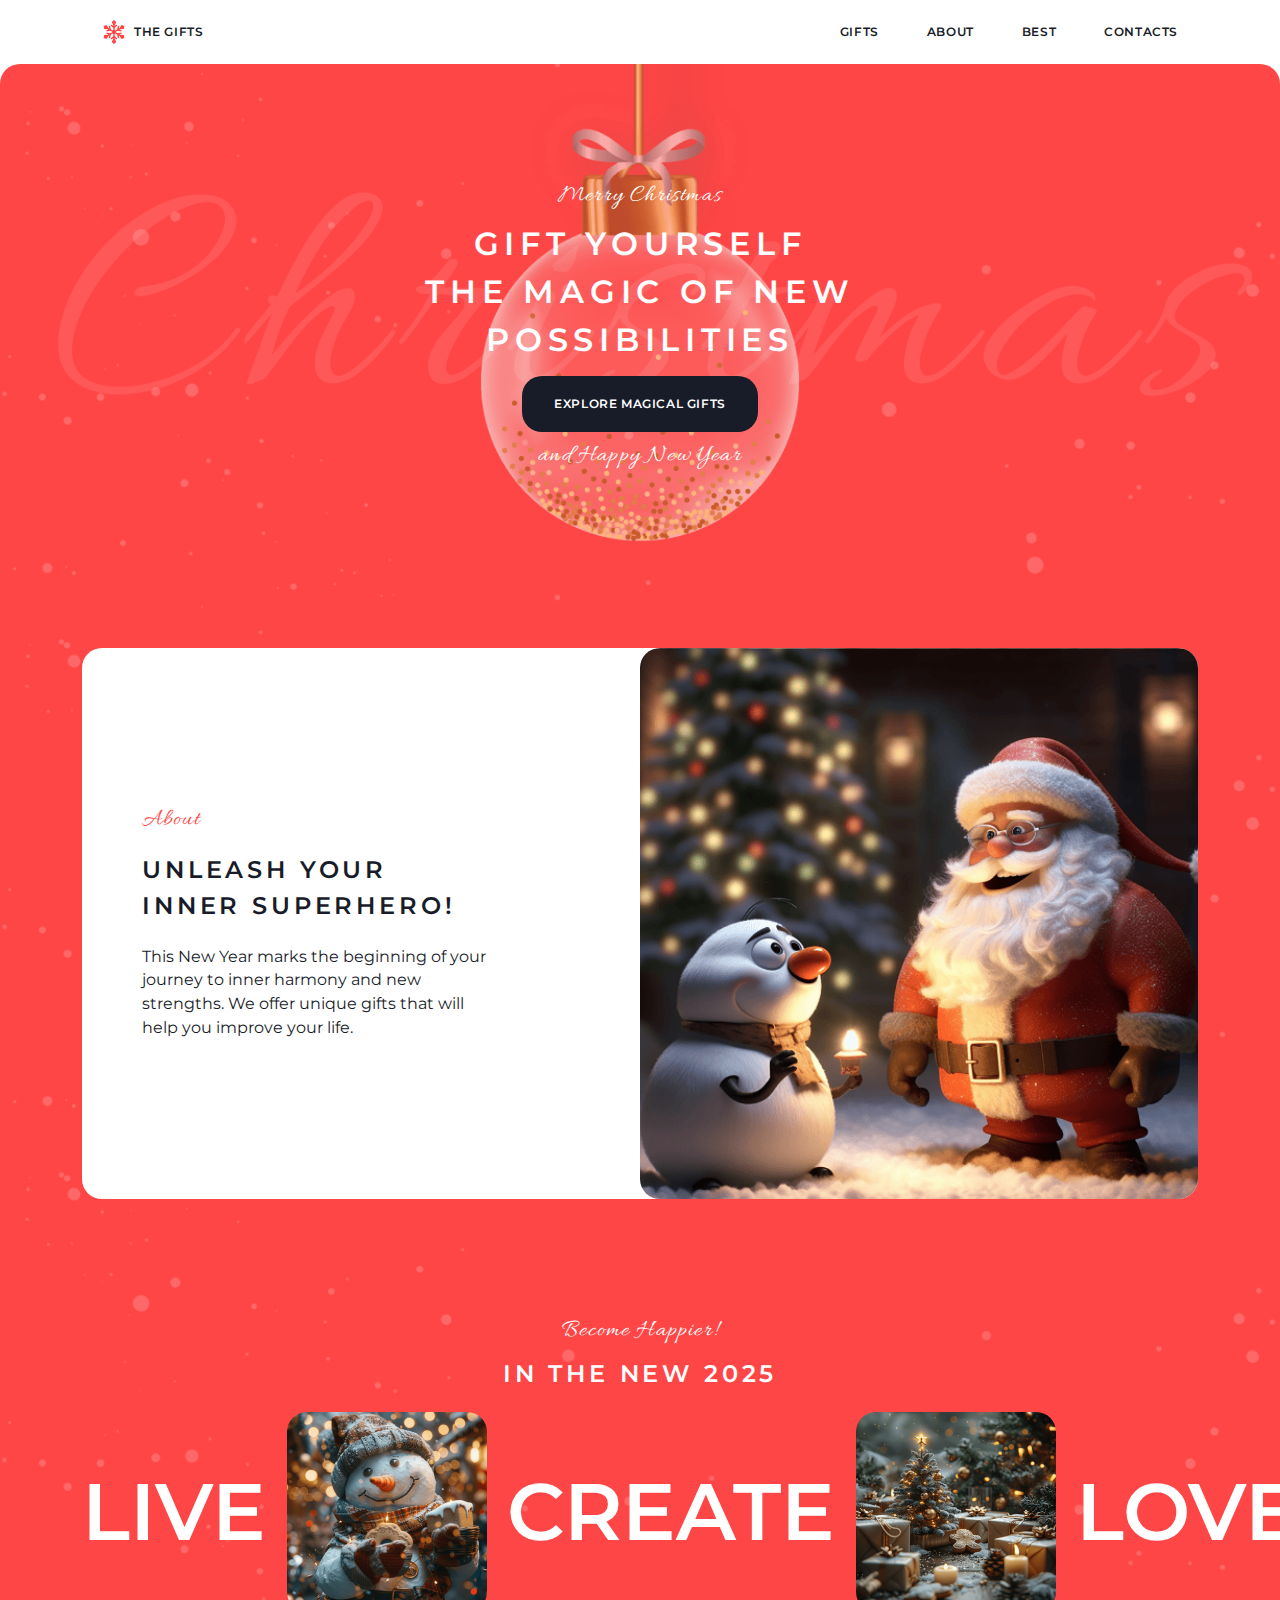
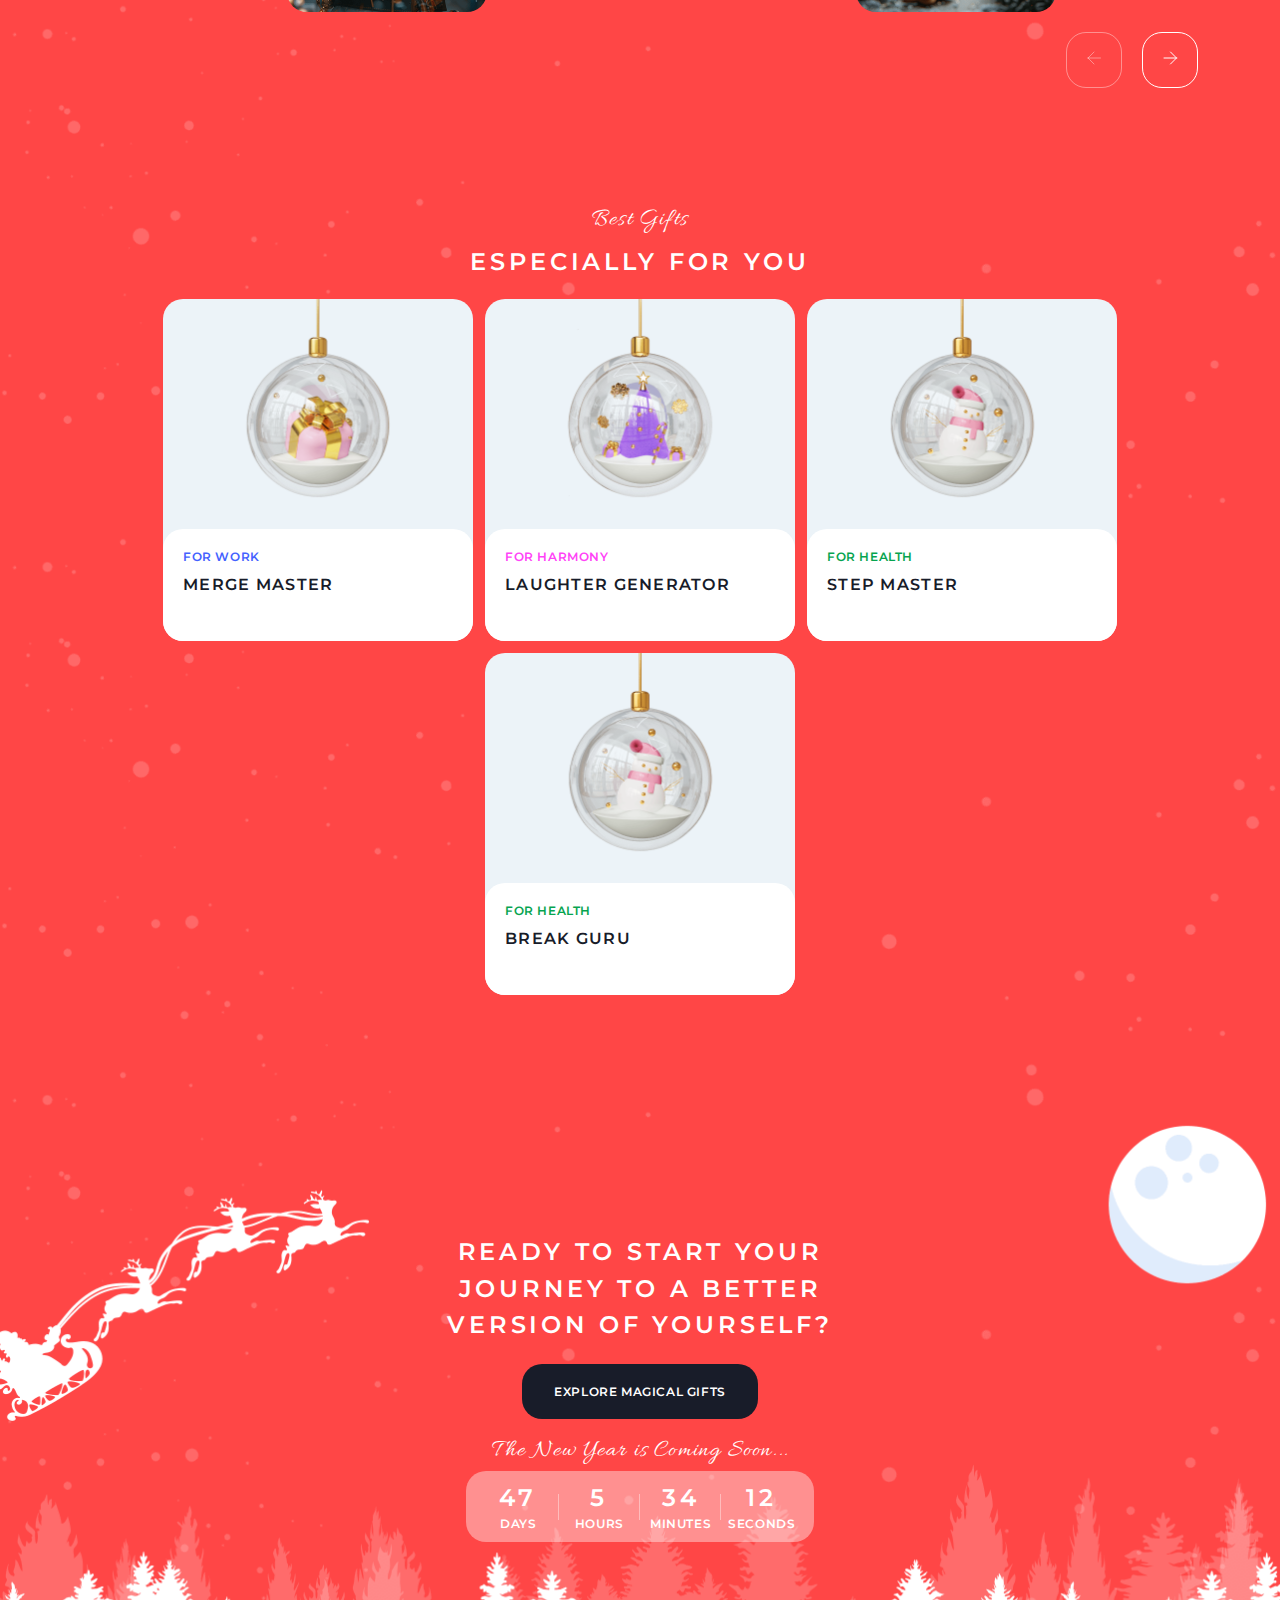
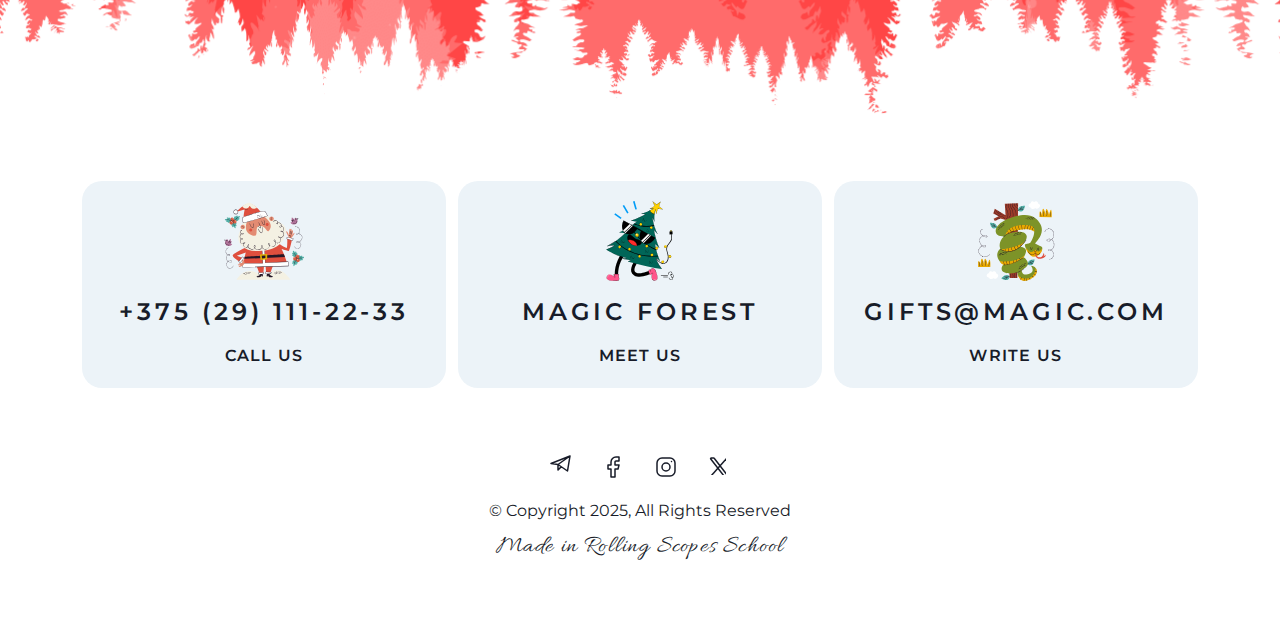
<file: christmas-shop/index.html>
<!DOCTYPE html>
<html lang="en">
  <head>
    <meta charset="UTF-8">
    <meta name="viewport" content="width=device-width, initial-scale=1.0">
    <title>Christmas Shop</title>
    <link rel="stylesheet" type="text/css" href="./style.css">
    <link rel="shortcut icon" href="./img/snowflake.svg" type="image/x-icon">
    <link
      href="https://fonts.googleapis.com/css2?family=Montserrat:wght@400;700&family=Allura&display=swap"
      rel="stylesheet"
   >
  </head>

  <body id="home-page">
    <h1 class="hidden-title">Christmas Shop</h1>
    <header class="header">
      <a href="./index.html" class="header__logo">
        <i class="header__logo-icon"></i>
        <span class="header__logo-text action-small">the gifts</span>
      </a>
      <div class="header__burger-menu">
        <div class="header__burger-lines">
          <span class="header__burger-item"></span>
          <span class="header__burger-item"></span>
        </div>
        <nav class="header__navigation">
          <ul class="navigation__list">
            <li class="navigation__item">
              <a href="./gifts/index.html" class="navigation__link action-small">gifts</a>
            </li>
            <li class="navigation__item">
              <a href="#about" class="navigation__link action-small">about</a>
            </li>
            <li class="navigation__item">
              <a href="#best-gifts" class="navigation__link action-small">best</a>
            </li>
            <li class="navigation__item">
              <a href="#footer" class="navigation__link action-small">contacts</a>
            </li>
          </ul>
        </nav>
      </div>
    </header>
    <main class="main">
      <section class="hero">
        <div class="hero__text-box">
          <p class="hero__italic-text caption">Merry&nbsp;Christmas</p>
          <h2 class="hero__text header-one">
            Gift yourself<br>the magic of new<br>possibilities
          </h2>
          <a href="./gifts/index.html" class="main__btn hero__btn action-small">
            Explore&nbsp;Magical&nbsp;Gifts
          </a>
          <p class="hero__italic-text caption">
            and&nbsp;Happy&nbsp;New&nbsp;Year
          </p>
        </div>
      </section>
      <section class="about" id="about">
        <div class="about__wrapper">
          <div class="about__container">
            <div class="about__text-box">
              <h2 class="about__header caption">About</h2>
              <p class="about__header-text header-two">
                Unleash your inner superhero!
              </p>
              <p class="about__paragraph paragraph">
                This New Year marks the beginning of your journey to inner
                harmony and new strengths. We offer unique gifts that will help
                you improve your life.
              </p>
            </div>
          </div>
          <div class="about__container"></div>
        </div>
      </section>
      <section class="slider">
        <h2 class="slider__header caption">Become Happier!</h2>
        <p class="slider__text action-large">in the new 2025</p>
        <ul class="slider__wrapper">
          <li class="slider__item">
            <h3 class="slider__caption slider-text">live</h3>
            <img
              src="./img/snowman.png"
              alt="Image symbolizing live"
              class="slider__image"
           >
          </li>
          <li class="slider__item">
            <h3 class="slider__caption slider-text">create</h3>
            <img
              src="./img/christmas-trees.png"
              alt="Image symbolizing create"
              class="slider__image"
           >
          </li>
          <li class="slider__item">
            <h3 class="slider__caption slider-text">love</h3>
            <img
              src="./img/christmas-tree-ball.png"
              alt="Image symbolizing love"
              class="slider__image"
           >
          </li>
          <li class="slider__item">
            <h3 class="slider__caption slider-text">dream</h3>
            <img
              src="./img/fairytale-house.png"
              alt="Image symbolizing dream"
              class="slider__image"
           >
          </li>
        </ul>
        <div class="slider__btn-wrapper">
          <button class="slider__btn left-button">
            <svg
              width="14"
              height="14"
              viewBox="0 0 14 14"
              fill="none"
              xmlns="http://www.w3.org/2000/svg"
            >
              <path
                d="M13.5 7H1M1 7L7 1M1 7L7 13"
                stroke="white"
                stroke-linecap="round"
                stroke-linejoin="round"
             ></path>
            </svg>
          </button>
          <button class="slider__btn right-button">
            <svg
              width="24"
              height="24"
              viewBox="0 0 24 24"
              fill="none"
              xmlns="http://www.w3.org/2000/svg"
            >
              <path
                d="M6 12H18.5M18.5 12L12.5 6M18.5 12L12.5 18"
                stroke="white"
                stroke-linecap="round"
                stroke-linejoin="round"
             ></path>
            </svg>
          </button>
        </div>
      </section>
      <section class="best-gifts" id="best-gifts">
        <div class="best-gifts__text-box">
          <h2 class="best-gifts__header caption">Best Gifts</h2>
          <p class="best-gifts__text header-two">especially for you</p>
        </div>
        <ul class="best-gifts__list"></ul>
      </section>
      <section class="cta">
        <div class="cta__box">
          <p class="cta__paragraph header-two">
            Ready to start your journey to a better version of yourself?
          </p>
          <a href="./gifts/index.html" class="main__btn cta__btn action-small">
            Explore Magical Gifts
          </a>
          <h2 class="cta__header-text caption">
            The New Year is Coming Soon...
          </h2>
          <ul class="timer__box">
            <li class="timer__item header-four">
              <span class="timer__item-text header-two" id="days">47</span><span class="timer__item-text time-signature">days</span>
            </li>
            <li class="timer__item header-four">
              <span class="timer__item-text header-two" id="hours">5</span><span class="timer__item-text time-signature">hours</span>
            </li>
            <li class="timer__item header-four">
              <span class="timer__item-text header-two" id="minutes">34</span><span class="timer__item-text time-signature">minutes</span>
            </li>
            <li class="timer__item header-four">
              <span class="timer__item-text header-two" id="seconds">12</span><span class="timer__item-text time-signature">seconds</span>
            </li>
          </ul>
        </div>
      </section>
    </main>
    <footer class="footer" id="footer">
      <div class="footer__box">
        <ul class="footer__list">
          <li class="footer__item">
            <a href="tel:+375291112233" class="footer__contact">
              <i class="footer__icon phone"></i>
              <p class="action-large">
                <span class="nowrap">+375 (29) 111-22-33</span>
              </p>
              <p class="footer__text header-three">Call Us</p>
            </a>
          </li>
          <li class="footer__item">
            <a
              href="https://maps.app.goo.gl/ywHoP9vJxF8Sf8m39"
              class="footer__contact action-large"
              target="_blank"
            >
              <i class="footer__icon map"></i>
              <p class="action-large">Magic forest</p>
              <p class="footer__text header-three">meet us</p>
            </a>
          </li>
          <li class="footer__item">
            <a
              href="mailto:gifts@magic.com"
              class="footer__contact action-large"
            >
              <i class="footer__icon mail"></i>
              <p class="action-large">
                <span class="nowrap">gifts@magic.com</span>
              </p>
              <p class="footer__text header-three">write us</p>
            </a>
          </li>
        </ul>
      </div>
      <div class="footer__box">
        <ul class="footer__icon-list">
          <li class="footer__icon-item">
            <a href="https://telegram.org/" target="_blank" class="footer__icon-link">
              <svg class="footer__icon-social">
                <use href="./img/icons.svg#icon-tg"></use>
              </svg>
            </a>
          </li>
          <li class="footer__icon-item">
            <a href="https://www.facebook.com/" target="_blank" class="footer__icon-link">
              <svg class="footer__icon-social">
                <use href="./img/icons.svg#icon-fb"></use>
              </svg>
            </a>
          </li>
          <li class="footer__icon-item">
            <a href="https://www.instagram.com/" target="_blank" class="footer__icon-link">
              <svg class="footer__icon-social">
                <use href="./img/icons.svg#icon-ig"></use>
              </svg>
            </a>
          </li>
          <li class="footer__icon-item">
            <a href="https://x.com/" target="_blank" class="footer__icon-link">
              <svg class="footer__icon-social">
                <use href="./img/icons.svg#icon-x"></use>
              </svg>
            </a>
          </li>
        </ul>
        <p class="footer__text paragraph">
          &copy; Copyright 2025, All Rights Reserved
        </p>
        <a href="https://rs.school/" target="_blank" class="footer__school-link caption">
            Made in Rolling Scopes School
        </a>
      </div>
    </footer>

    <script src="./script.js"></script>
  </body>
</html>
</file>
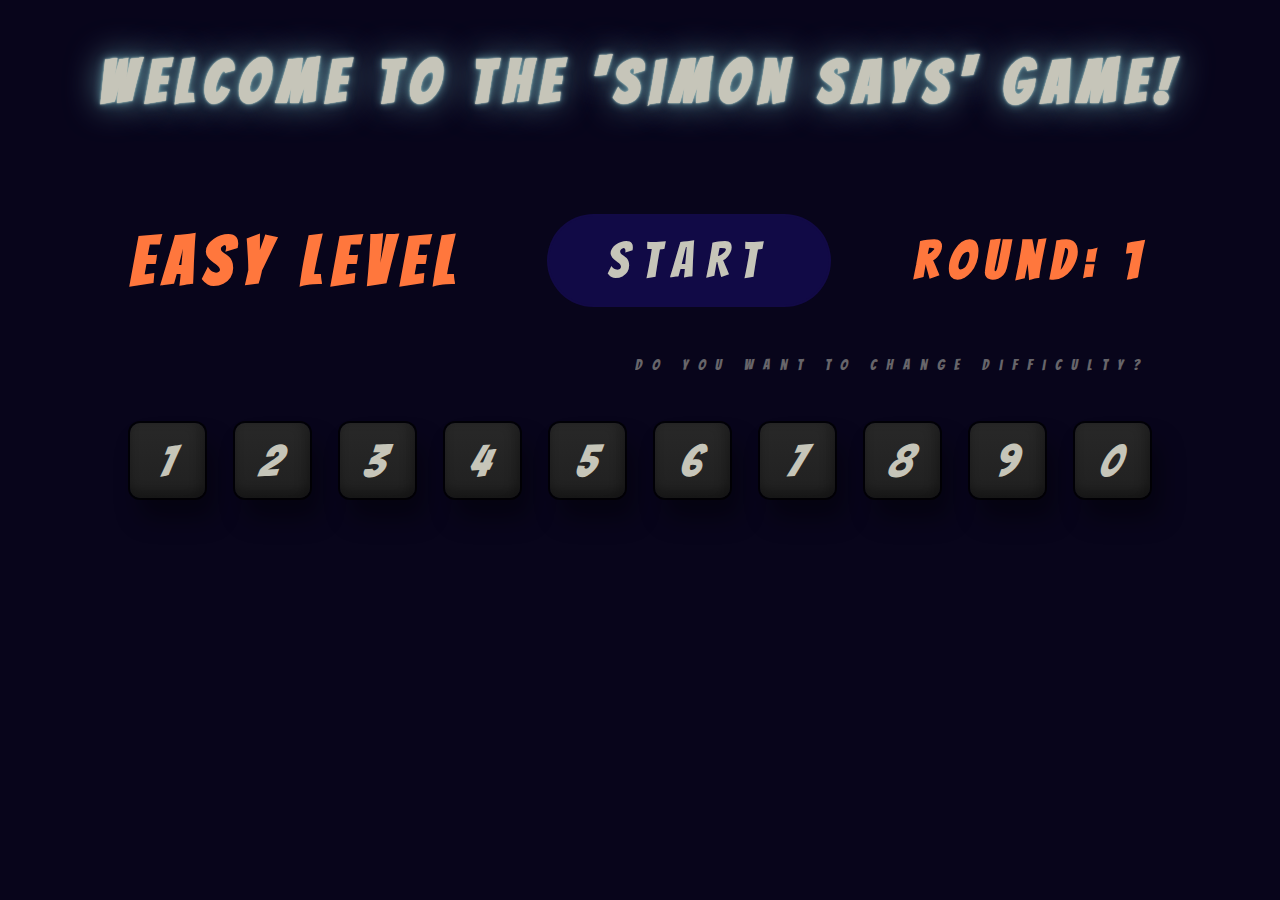
<file: simon-says/index.html>
<!DOCTYPE html>
<html lang="en">
<head>
  <meta charset="UTF-8">
  <meta name="viewport" content="width=device-width, initial-scale=1.0">
  <title>Simon says game</title>
  <link rel="stylesheet" type="text/css" href="./style.css">
</head>
<body>
  
  <h1 class="title">Welcome to&nbsp;the 'Simon&nbsp;says' game!</h1>
  <!-- <div class="display-none" style="display: none;">
    <form id="game-settings" class="settings">
      <fieldset class="settings__difficulty">
        <legend class="settings__difficulty-title">Choose difficulty level:</legend>
        <label class="settings__difficulty-item">
          <input type="radio" name="difficulty" value="easy" class="settings__difficulty-input" checked>
          <span>Easy</span>
        </label>
        <label class="settings__difficulty-item">
          <input type="radio" name="difficulty" value="medium" class="settings__difficulty-input">
          <span>Medium</span>
        </label>
        <label class="settings__difficulty-item">
          <input type="radio" name="difficulty" value="hard" class="settings__difficulty-input">
          <span>Hard</span>
        </label>
      </fieldset>
      <button class="btn" type="submit">
        <span class="btn__text">Start</span>
      </button>
    </form>
  </div> -->
  <div class="game-box">
    <div class="game-box__info">
      <h2 class="game-box__title easy-lvl">Easy level</h2>
      <button class="btn game-box__start" type="submit">
        <span class="btn__text">Start</span>
      </button>
      <h3 class="game-box__round">Round: 1</h3>
    </div>
    
    <p class="game-box__changes">Do you want to change difficulty?</p>
    <div class="easy-lvl__keyboard">
      <span class="keyboard"><i>1</i></span>
      <span class="keyboard"><i>2</i></span>
      <span class="keyboard"><i>3</i></span>
      <span class="keyboard"><i>4</i></span>
      <span class="keyboard"><i>5</i></span>
      <span class="keyboard"><i>6</i></span>
      <span class="keyboard"><i>7</i></span>
      <span class="keyboard"><i>8</i></span>
      <span class="keyboard"><i>9</i></span>
      <span class="keyboard"><i>0</i></span>
    </div>
    <!-- <div class="medium-lvl__keyboard">
      <div class="medium-lvl__keyboard-row">
        <span class="keyboard"><i>q</i></span>
        <span class="keyboard"><i>w</i></span>
        <span class="keyboard"><i>e</i></span>
        <span class="keyboard"><i>r</i></span>
        <span class="keyboard"><i>t</i></span>
        <span class="keyboard"><i>y</i></span>
        <span class="keyboard"><i>u</i></span>
        <span class="keyboard"><i>i</i></span>
        <span class="keyboard"><i>o</i></span>
        <span class="keyboard"><i>p</i></span>
      </div>
      <div class="medium-lvl__keyboard-row">
        <span class="keyboard"><i>a</i></span>
        <span class="keyboard"><i>s</i></span>
        <span class="keyboard"><i>d</i></span>
        <span class="keyboard"><i>f</i></span>
        <span class="keyboard"><i>g</i></span>
        <span class="keyboard"><i>h</i></span>
        <span class="keyboard"><i>j</i></span>
        <span class="keyboard"><i>k</i></span>
        <span class="keyboard"><i>l</i></span>
      </div>
      <div class="medium-lvl__keyboard-row">
        <span class="keyboard"><i>z</i></span>
        <span class="keyboard"><i>x</i></span>
        <span class="keyboard"><i>c</i></span>
        <span class="keyboard"><i>v</i></span>
        <span class="keyboard"><i>b</i></span>
        <span class="keyboard"><i>n</i></span>
        <span class="keyboard"><i>m</i></span>
      </div>
    </div> -->
  </div>
  
  <script src="./script.js"></script>
</body>
</html>
</file>
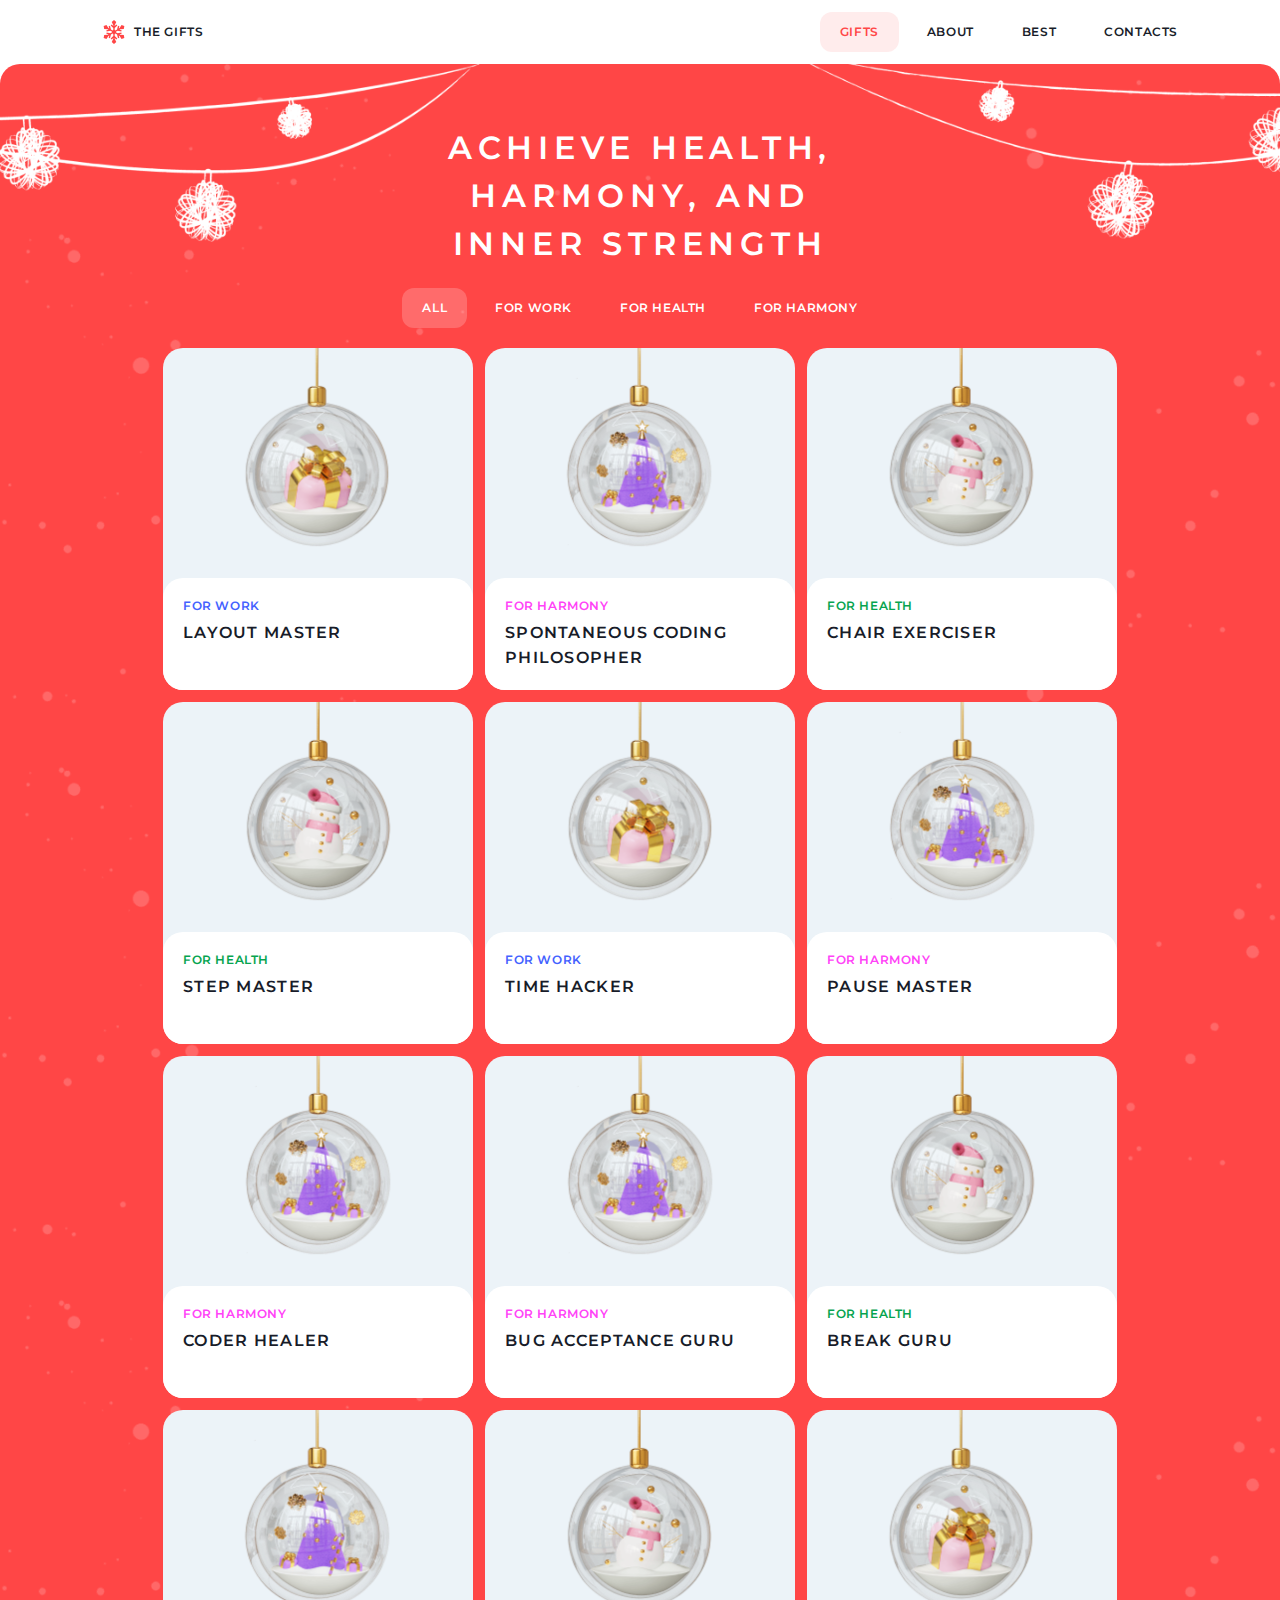
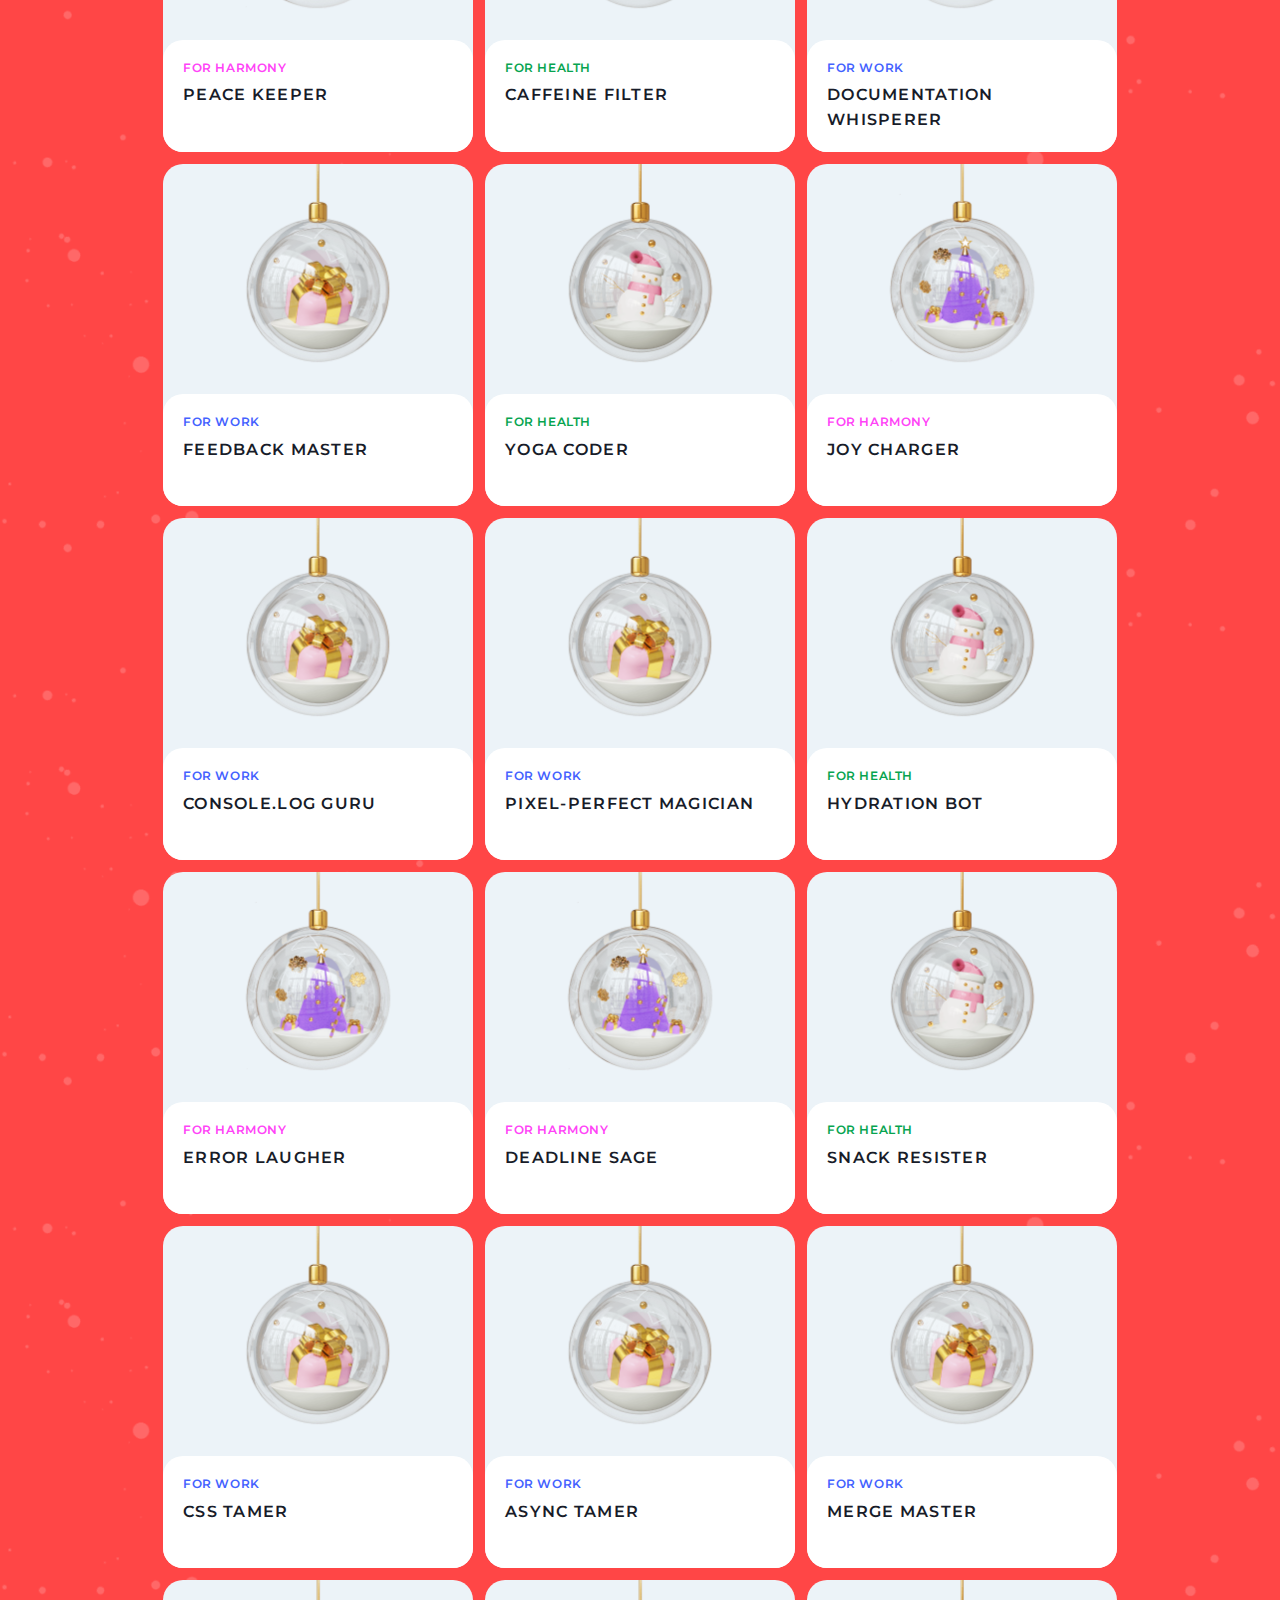
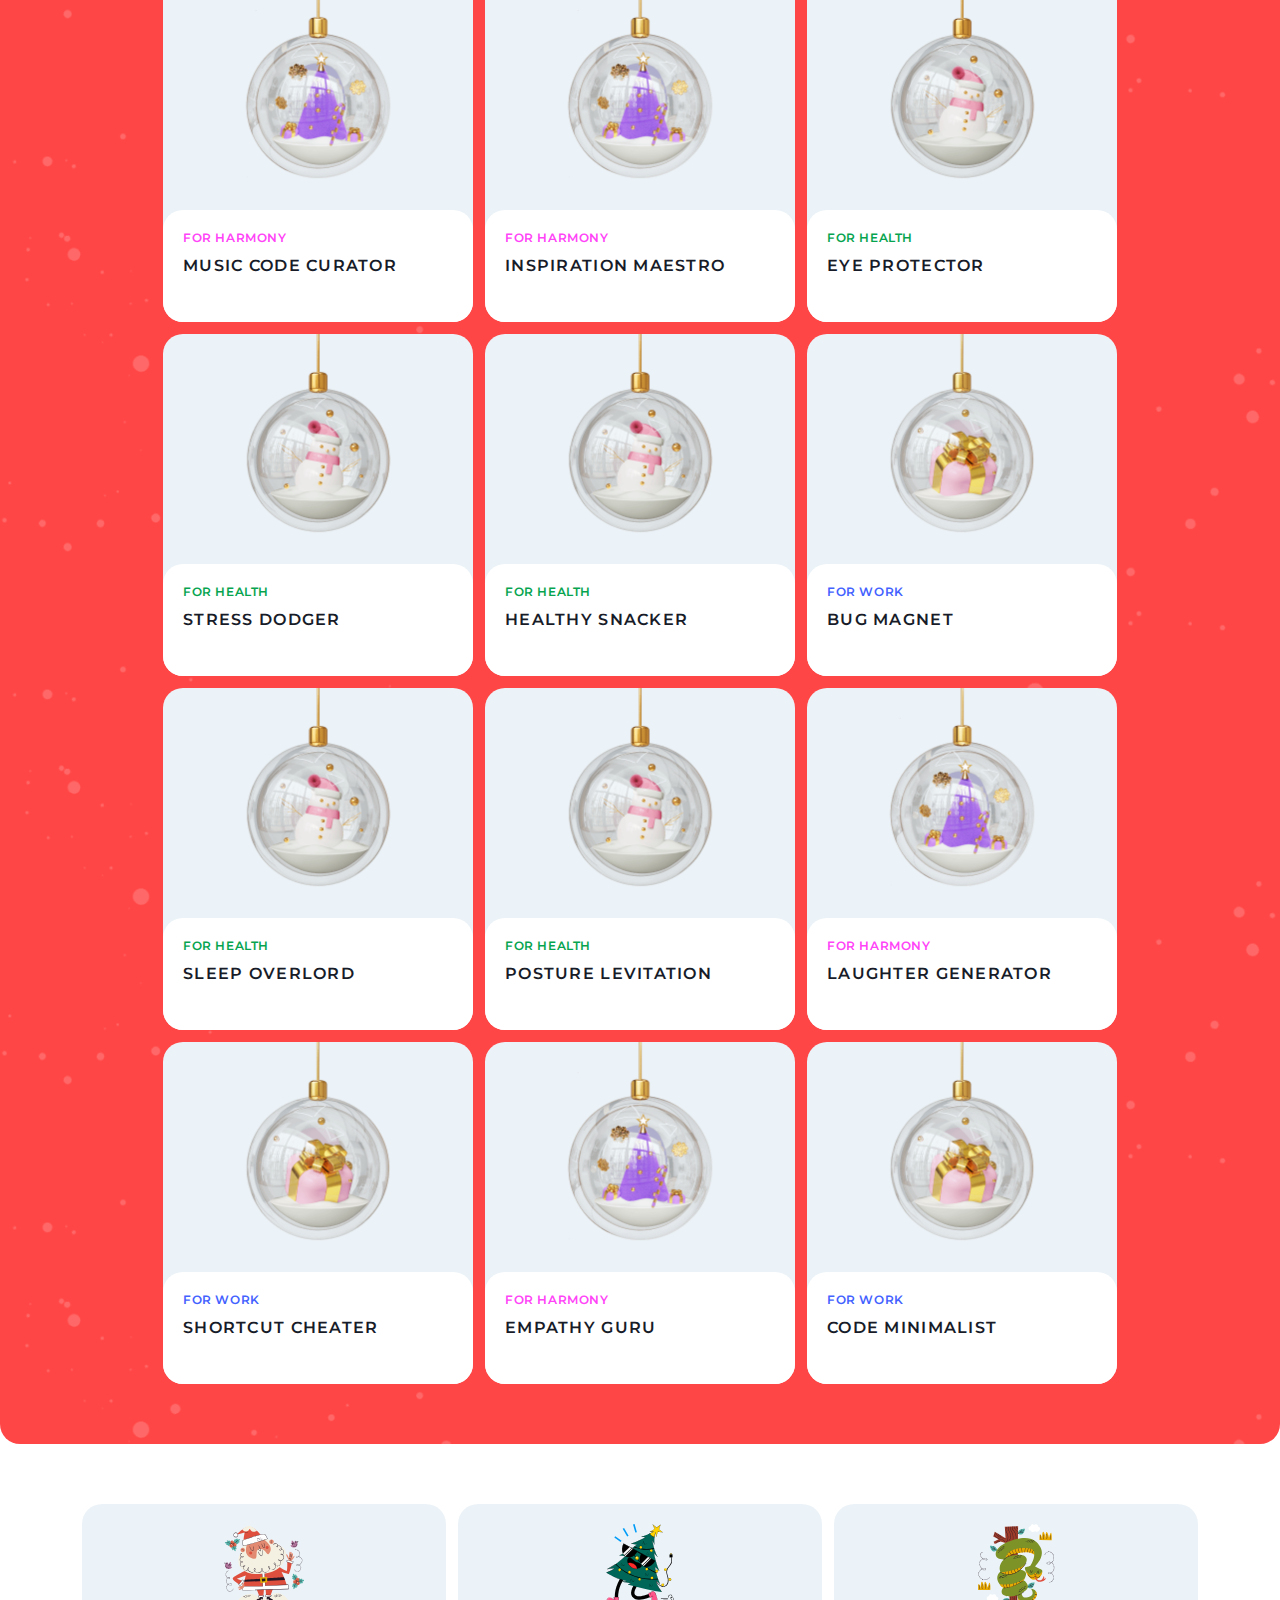
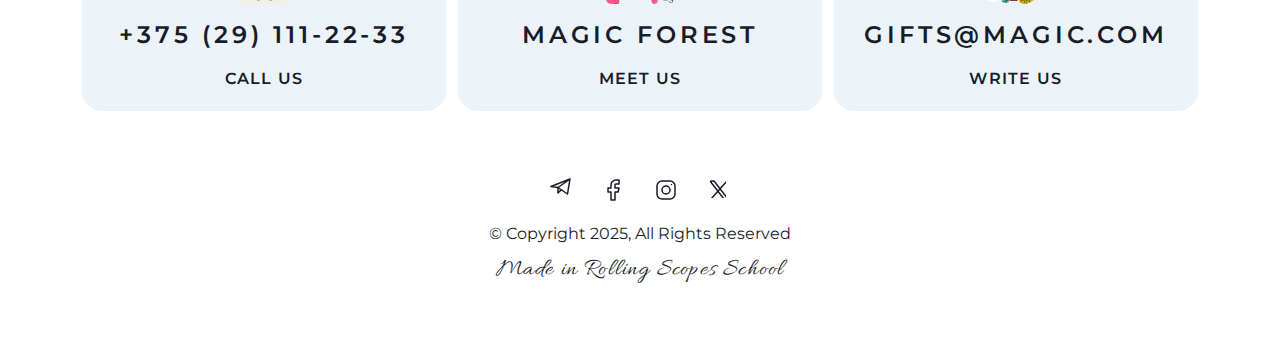
<file: christmas-shop/gifts/index.html>
<!DOCTYPE html>
<html lang="en">
<head>
    <meta charset="UTF-8">
    <meta name="viewport" content="width=device-width, initial-scale=1.0">
    <title>CS | Gifts</title>
    <link rel="stylesheet" type="text/css" href="../style.css">
    <link rel="shortcut icon" href="../img/snowflake.svg" type="image/x-icon">
</head>

  <body id="gifts-page">
    <h1 class="hidden-title">Christmas Shop</h1>
    <header class="header">
      <a href="../index.html" class="header__logo">
        <i class="header__logo-icon"></i>
        <span class="header__logo-text action-small">the gifts</span>
      </a>
      <div class="header__burger-menu">
        <div class="header__burger-lines">
          <span class="header__burger-item"></span>
          <span class="header__burger-item"></span>
        </div>
        <nav class="header__navigation">
          <ul class="navigation__list">
            <li class="navigation__item navigation__item--active">
              <a href="#" class="navigation__link action-small">gifts</a>
            </li>
            <li class="navigation__item">
              <a href="../index.html#about" class="navigation__link action-small">about</a>
            </li>
            <li class="navigation__item">
              <a href="../index.html#best-gifts" class="navigation__link action-small">best</a>
            </li>
            <li class="navigation__item">
              <a href="#footer" class="navigation__link action-small">contacts</a>
            </li>
          </ul>
        </nav>
      </div>
    </header>
    <main class="main gifts__main">
        <h2 class="gifts__title header-one">Achieve health, harmony, and inner strength</h2>
        <fieldset class="gift__categories-list">
          <legend class="hidden-title">Filter gifts by category</legend>
          <label class="gift__categories-item action-small">
            <input class="gift__categories-input" type="radio" name="category" value="all" checked>
            <span>all</span>
          </label>
          <label class="gift__categories-item action-small">
            <input class="gift__categories-input" type="radio" name="category" value="for-work">
            <span>for&nbsp;work</span>
          </label>
          <label class="gift__categories-item action-small">
            <input class="gift__categories-input" type="radio" name="category" value="for-health">
            <span>for&nbsp;health</span>
          </label>
          <label class="gift__categories-item action-small">
            <input class="gift__categories-input" type="radio" name="category" value="for-harmony">
            <span>for&nbsp;harmony</span>
          </label>
        </fieldset>
      <div class="best-gifts gifts__section">
        <ul class="best-gifts__list"></ul>
      </div>
    </main>
    <footer class="footer" id="footer">
      <div class="footer__box">
        <ul class="footer__list">
          <li class="footer__item">
            <a href="tel:+375291112233" class="footer__contact">
              <i class="footer__icon phone"></i>
              <p class="action-large">
                <span class="nowrap">+375 (29) 111-22-33</span>
              </p>
              <p class="footer__text header-three">Call Us</p>
            </a>
          </li>
          <li class="footer__item">
            <a
              href="https://maps.app.goo.gl/ywHoP9vJxF8Sf8m39"
              class="footer__contact action-large"
              target="_blank"
            >
              <i class="footer__icon map"></i>
              <p class="action-large">Magic forest</p>
              <p class="footer__text header-three">meet us</p>
            </a>
          </li>
          <li class="footer__item">
            <a
              href="mailto:gifts@magic.com"
              class="footer__contact action-large"
            >
              <i class="footer__icon mail"></i>
              <p class="action-large">
                <span class="nowrap">gifts@magic.com</span>
              </p>
              <p class="footer__text header-three">write us</p>
            </a>
          </li>
        </ul>
      </div>
      <div class="footer__box">
        <ul class="footer__icon-list">
          <li class="footer__icon-item">
            <a href="https://telegram.org/" target="_blank" class="footer__icon-link">
              <svg class="footer__icon-social">
                <use href="../img/icons.svg#icon-tg"></use>
              </svg>
            </a>
          </li>
          <li class="footer__icon-item">
            <a href="https://www.facebook.com/" target="_blank" class="footer__icon-link">
              <svg class="footer__icon-social">
                <use href="../img/icons.svg#icon-fb"></use>
              </svg>
            </a>
          </li>
          <li class="footer__icon-item">
            <a href="https://www.instagram.com/" target="_blank" class="footer__icon-link">
              <svg class="footer__icon-social">
                <use href="../img/icons.svg#icon-ig"></use>
              </svg>
            </a>
          </li>
          <li class="footer__icon-item">
            <a href="https://x.com/" target="_blank" class="footer__icon-link">
              <svg class="footer__icon-social">
                <use href="../img/icons.svg#icon-x"></use>
              </svg>
            </a>
          </li>
        </ul>
        <p class="footer__text paragraph">
          &copy; Copyright 2025, All Rights Reserved
        </p>
        <a href="https://rs.school/" target="_blank" class="footer__school-link caption">
            Made in Rolling Scopes School
        </a>
      </div>
    </footer>
    <button class="scroll-to-top" aria-label="Scroll to top">
      <svg width="56" height="56" viewBox="0 0 56 56" fill="none" xmlns="http://www.w3.org/2000/svg">
        <rect x="0.5" y="0.5" width="55" height="55" rx="27.5" fill="white"/>
        <rect x="0.5" y="0.5" width="55" height="55" rx="27.5" stroke="#FF4646"/>
        <path d="M28 21V35" stroke="#FF4646" stroke-linecap="round" stroke-linejoin="round"/>
        <path d="M34 27L28 21" stroke="#FF4646" stroke-linecap="round" stroke-linejoin="round"/>
        <path d="M22 27L28 21" stroke="#FF4646" stroke-linecap="round" stroke-linejoin="round"/>
      </svg>
    </button>

    <script src="../script.js"></script>
  </body>
</html>
</file>
<file: christmas-shop/style.css>
@import url("https://fonts.googleapis.com/css2?family=Montserrat:wght@400;600&family=Allura&display=swap");

:root {
  font-size: 10px;
  --primary-color: #ff4646;
  --primary-10-color: rgba(255, 70, 70, 0.1);
  --dark-color: #181c29;
  --static-white-color: #ffffff;
  --static-white-40-color: rgba(255, 255, 255, 0.4);
  --static-white-20-color: rgba(255, 255, 255, 0.2);
  --tag-purple-color: #4361ff;
  --tag-pink-color: #ff43f7;
  --tag-green-color: #06a44f;
  --content-bg-color: #ecf3f8;
  --overlay-color: rgba(24, 28, 41, 0.8);
  --font-family: "Montserrat", sans-serif;
  --second-family: "Allura", sans-serif;
  --font-size-big: 3.2rem;
  --font-size-large: 2.4rem;
  --font-size-medium: 1.6rem;
  --font-size-small: 1.2rem;
  --font-size-slider: 8rem;
}

* {
  margin: 0;
  padding: 0;
  box-sizing: border-box;
}
html {
  scroll-behavior: smooth;
}
body {
  display: flex;
  flex-direction: column;
  align-items: center;
  background-color: var(--static-white-color);
}
body.no-scroll {
  overflow: hidden;
}
::-webkit-scrollbar {
  width: 17px;
}
::-webkit-scrollbar-track {
  background: var(--content-bg-color);
  border-radius: 9px;
}
::-webkit-scrollbar-thumb {
  background: var(--primary-10-color);
  border-radius: 9px;
}
::-webkit-scrollbar-thumb:hover {
  background: var(--primary-color);
}
ul {
  list-style-type: none;
  display: flex;
}
a {
  text-decoration: none;
  color: inherit;
}

.header-one {
  font-family: var(--font-family);
  font-size: var(--font-size-big);
  font-weight: 600;
  line-height: 150%;
  letter-spacing: 0.18em;
  text-transform: uppercase;
}
.header-two {
  font-family: var(--font-family);
  font-size: var(--font-size-large);
  font-weight: 600;
  line-height: 152%;
  letter-spacing: 0.16em;
  text-transform: uppercase;
}
.header-three {
  font-family: var(--font-family);
  font-size: var(--font-size-medium);
  font-weight: 600;
  line-height: 152%;
  letter-spacing: 0.08em;
  text-transform: uppercase;
}
.header-four {
  font-family: var(--font-family);
  font-size: var(--font-size-small);
  font-weight: 600;
  line-height: 130%;
  letter-spacing: 0.05em;
  text-transform: uppercase;
}
.paragraph {
  font-family: var(--font-family);
  font-size: var(--font-size-medium);
  font-weight: 400;
  line-height: 148%;
}
.action-large {
  font-family: var(--font-family);
  font-size: var(--font-size-large);
  font-weight: 600;
  line-height: 152%;
  letter-spacing: 0.16em;
  text-transform: uppercase;
}
.action-small {
  font-family: var(--font-family);
  font-size: var(--font-size-small);
  font-weight: 600;
  line-height: 130%;
  letter-spacing: 0.05em;
  text-transform: uppercase;
}
.caption {
  font-family: var(--second-family);
  font-size: var(--font-size-large);
  font-weight: 400;
  line-height: 100%;
  letter-spacing: 0.05em;
}
.slider-text {
  font-family: var(--font-family);
  font-size: var(--font-size-slider);
  font-weight: 600;
  text-transform: uppercase;
}
.nowrap {
    white-space: nowrap;
}
.hidden-title {
  position: absolute;
  width: 1px;
  height: 1px;
  margin: -1px;
  padding: 0;
  overflow: hidden;
  clip-path: inset(50%);
  border: 0;
  white-space: nowrap;
}

/* ---> H E A D E R <---  */
.header {
  width: 100%;
  max-width: 1440px;
  padding: 12px 82px;
  display: flex;
  justify-content: space-between;
  color: var(--dark-color);
}
.header__logo {
  padding: 8px 20px;
  display: flex;
  align-items: center;
  gap: 8px;
}
.header__logo-icon {
  display: inline-block;
  width: 24px;
  height: 24px;
  background-image: url(./img/snowflake.svg);
}
.navigation__list {
  display: flex;
  align-items: center;
  gap: 8px;
}
.navigation__item {
  border-radius: 12px;
  transition: background-color 0.3s ease-in-out, color 0.3s ease-in-out;
}
.navigation__item--active {
  background-color: var(--primary-10-color);
  color: var(--primary-color);
  cursor: default;
}
.navigation__link {
  display: inline-block;
  padding: 12px 20px;
}

/* -> HEADER - MEDIA-QUERYS <-  */
@media (hover: hover) {
  .navigation__item:hover {
  background-color: var(--primary-10-color);
  color: var(--primary-color);
  cursor: pointer;
  }
  .navigation__item--active:hover .navigation__link {
    cursor: default;
  }
}
@media (max-width: 768px) {
  .header {
    max-width: 768px;
    padding: 12px 8px;
  }
}
@media (hover: none) and (pointer: coarse) {
  .header__logo {
    cursor: default;
  }
}

/* ---> B U R G E R - M E N U <---  */
@media (max-width: 768px) {
  .header__navigation {
    display: flex;
    position: fixed;
    top: 64px;
    padding-bottom: 64px;
    right: 0;
    width: 100%;
    height: 100%;
    background-color: var(--static-white-color);
    z-index: 10;
    justify-content: center;
    align-items: center;
    flex-direction: column;
    overflow-y: auto;
    transform: translateX(100%);
    transition: transform 0.4s ease;
    overflow-y: auto;
  }
  .header__burger-menu.open .header__navigation {
    transform: translateX(0);
  }
  .header__burger-menu {
    display: flex;
    justify-content: center;
    align-items: center;
    width: 40px;
    height: 40px;
  }
  .header__burger-lines {
    display: flex;
    flex-direction: column;
    gap: 6px;
    cursor: pointer;
    padding: 15px 10px;
  }
  .header__burger-item {
    width: 20px;
    height: 2px;
    border-radius: 2px;
    background-color: var(--dark-color);
    transition: all 0.3s ease-in-out;
  }

  .header__burger-menu.open .header__burger-item:first-child {
    transform: rotate(45deg) translate(5px, 5px);
  }

  .header__burger-menu.open .header__burger-item:last-child {
    transform: rotate(-45deg);
  }
  
  .header__burger-menu.open .header__navigation .navigation__list {
    flex-direction: column;
    gap: 8px;
    justify-content: center;
    align-items: center;
  }
}
@media (hover: none) and (pointer: coarse) {
  .header__burger-lines {
    cursor: default;
  }
}

/* ---> M A I N <---  */
.main {
  background-color: var(--primary-color);
  background-image: url("./img/bg-snow.png");
  background-position: center;
  background-size: contain;
  border-radius: 20px;
  max-width: 1440px;
  width: 100%;
}
.gifts__main {
    display: flex;
    flex-direction: column;
    align-items: center;
    gap: 20px;
    padding: 60px 82px;
    background-image: url('./img/bg-garland.png'), url("./img/bg-snow.png");
    background-repeat: no-repeat, repeat;
    background-position: top center, center;
    background-size: 100% auto, contain;
    color: var(--static-white-color);
}
.main__btn {
  padding: 20px 32px;
  border: none;
  border-radius: 20px;
  text-align: center;
  background: var(--dark-color);
  color: var(--static-white-color);
  transition: background-color 0.3s ease-in-out, color 0.3s ease-in-out;
}

/* -> MAIN - MEDIA-QUERYS <-  */
@media (max-width: 1135px) {
  .gifts__main {
    padding: 60px 8px;
  }
}
@media (hover: hover) {
  .main__btn:hover {
    background-color: var(--static-white-color);
    color: var(--dark-color);
    cursor: pointer;
  }
}

/* ---> H E R O --- ПЕРВАЯ СЕКЦИЯ <---  */
.hero {
  display: flex;
  justify-content: center;
  padding: 48px 0;
  color: var(--static-white-color);
  background-image: url(./img/bg-ball.png);
  background-size: cover;
  background-position: center;
}
.hero__text-box {
  padding: 60px 0;
  display: flex;
  flex-direction: column;
  align-items: center;
}
.hero__italic-text {
  padding: 12px 0;
}
.hero__text {
  margin-bottom: 12px;
  text-align: center;
}

/* ---> A B O U T --- ВТОРАЯ СЕКЦИЯ <---  */
.about {
  padding: 60px 82px;
  color: var(--dark-color);
}
.about__wrapper {
  display: flex;
  justify-content: space-between;
  background-color: var(--static-white-color);
  border-radius: 20px;
}
.about__container {
  flex-basis: 50%;
  padding: 100px 60px;
}
.about__container:last-child {
  min-height: 528px;
  border-radius: 20px;
  background-image: url(./img/santa.png);
  background-size: cover;
  background-position: center;
}
.about__text-box {
  display: flex;
  flex-direction: column;
  justify-content: center;
  align-items: start;
  gap: 20px;
  padding: 60px 0px;
}
.about__header {
  color: var(--primary-color);
}
.about__header-text,
.about__paragraph {
  max-width: 80%;
}

/* -> ABOUT - MEDIA-QUERYS <-  */
@media (max-width: 975px) {
  .about {
    padding: 60px 8px;
  }
  .about__container {
    flex-basis: 50%;
    padding: 46px 60px 47px;
  }
  .about__header-text,
  .about__paragraph {
    max-width: 100%;
  }
}
@media (max-width: 670px) {
  .about__wrapper {
    flex-direction: column;
  }
  .about__container {
    height: 100%;
    padding: 0 20px;
  }
}

/* ---> S L I D E R --- ТРЕТЬЯ СЕКЦИЯ <---  */
.slider {
  width: 100%;
  padding: 60px 82px;
  color: var(--static-white-color);
  overflow: hidden;
}
.slider__header {
  text-align: center;
  margin-bottom: 13px;
}
.slider__text {
  text-align: center;
  margin-bottom: 19px;
}
.slider__wrapper {
  flex-wrap: nowrap;
  gap: 20px;
  margin-bottom: 20px;
  transition: transform 0.5s ease-in-out;
}
.slider__item {
  display: flex;
  gap: 21px;
  flex-wrap: nowrap;
  align-items: center;
}
.slider__caption {
  display: inline-block;
}
.slider__image {
  width: 200px;
  height: 200px;
  border-radius: 20px;
}
.slider__btn-wrapper {
  display: flex;
  justify-content: flex-end;
  gap: 20px;
}
.slider__btn {
  background: transparent;
  border: 1px solid var(--static-white-color);
  border-radius: 20px;
  width: 56px;
  height: 56px;
  cursor: pointer;
  color: var(--static-white-color);
  transition: background-color 0.3s ease-in-out;
}
path {
  transition: stroke 0.3s ease-in-out;
}
@keyframes turnover {
  0% { transform: rotateZ(0); }
  25% { transform: rotateZ(90deg); }
  50% { transform: rotateZ(180deg); }
  75% { transform: rotateZ(270deg); }
  100% { transform: rotateZ(360deg); }
}
.turnover {
  animation: turnover 0.3s ease-in-out;
}

/* -> SLIDER - MEDIA-QUERYS <-  */
@media (max-width: 975px) {
  .slider {
    padding: 60px 8px;
  }
}
@media (hover: hover) {
  .slider__btn:hover > svg > path {
  stroke: var(--primary-color);
  }
  .slider__btn:hover {
    background-color: var(--static-white-color);
  }
}
.slider__btn:disabled {
  border: 1px solid var(--static-white-40-color);
  color: var(--static-white-40-color);
  cursor: not-allowed;
  background-color: transparent;
}
.slider__btn:disabled > svg > path {
  stroke: var(--static-white-40-color);
}
@media (hover: none) and (pointer: coarse) {
  .slider__btn {
    cursor: default;
  }
  .slider__btn:disabled {
    cursor: default;
  }
  .slider__btn:disabled > svg > path {
    stroke: var(--static-white-40-color);
  }
}

/* ---> B E S T   G I G T S --- ЧЕТВЕРТАЯ СЕКЦИЯ <---  */
.best-gifts {
  padding: 60px 82px;
  display: flex;
  flex-direction: column;
  gap: 19px;
  color: var(--static-white-color);
}
.best-gifts__text-box {
  display: flex;
  flex-direction: column;
  align-items: center;
  gap: 12px;
}
.best-gifts__list {
  display: flex;
  justify-content: center;
  flex-wrap: wrap;
  gap: 12px;
  width: 100%;
}
.best-gifts__item {
  width: 100%;
  max-width: 310px;
  padding-top: 230px;
  border-radius: 20px;
  background-color: var(--content-bg-color);
  background-size: auto 67%;
  background-repeat: no-repeat;
  background-position: center top;
}
.best-gifts__item.for-work {
  background-image: url(./img/gift-for-work.png);
}
.best-gifts__item.for-health {
  background-image: url(./img/gift-for-health.png);
}
.best-gifts__item.for-harmony {
  background-image: url(./img/gift-for-harmony.png);
}
.best-gifts__item-box {
  height: 100%;
  min-height: 112px;
  padding: 20px;
  border-radius: 20px;
  background-color: var(--static-white-color);
}
.best-gifts__title {
  margin-bottom: 8px;
}
.for-work > .best-gifts__item-box > .best-gifts__title {
  color: var(--tag-purple-color);
}
.for-health > .best-gifts__item-box > .best-gifts__title {
  color: var(--tag-green-color);
}
.for-harmony > .best-gifts__item-box > .best-gifts__title {
  color: var(--tag-pink-color);
}
.best-gifts__text.header-three {
  color: var(--dark-color);
}
.best-gifts__text {
  transition: color 0.3s ease-in-out;
}

/* -> BEST GIFTS - MEDIA-QUERYS <-  */
@media (max-width: 975px) {
  .best-gifts {
    padding: 60px 8px;
  }
  .best-gifts__list {
    justify-content: center;
  }
}
@media (hover: hover) {
  .best-gifts__item:hover {
    cursor: pointer;
  }
  .best-gifts__item:hover > .best-gifts__item-box > .best-gifts__text {
    color: var(--primary-color);
  }
}

/* ---> G I F T S --- ВТОРАЯ СТРАНИЦА <---  */
.gifts__title {
    max-width: 430px;
    text-align: center;
}
.gift__categories-list {
    display: flex;
    gap: 8px;
    justify-content: center;
    border: none;
}
.gift__categories-item {
    padding: 12px 20px;
    border-radius: 12px;
    transition: background-color 0.3s ease-in-out;
}
.gift__categories-item:has(input:checked),
.gift__categories-item.active {
  cursor: default;
  background-color: var(--static-white-20-color);
  pointer-events: none;  
}
.gift__categories-input {
  display: none;
}
.best-gifts.gifts__section {
    padding: 0;
}
@keyframes cards-scale {
  0% { transform: rotateY(0deg); opacity: 1; }
  25% { transform: rotateY(45deg); opacity: 0.75; }
  50% { transform: rotateY(180deg); opacity: 0.5; }
  75% { transform: rotateY(45deg); opacity: 0.75; }
  100% { transform: rotateY(0deg); opacity: 1; }
}
.cards-scale {
  animation: cards-scale 0.3s ease-in-out;
}

/* -> GIFTS - MEDIA-QUERYS <-  */
@media (hover: hover) {
  .gift__categories-item:hover {
    cursor: pointer;
    background-color: var(--static-white-20-color);
  }
  .gift__categories-item:hover:has(input:checked),
  .gift__categories-item:hover.active {
    background-color: var(--static-white-20-color);
    cursor: default;
    pointer-events: none;
  }
}
@media (max-width: 500px) {
  .gift__categories-list {
    gap: 0;
  }
  .gift__categories-item {
    padding: 12px 8px;
  }
}

/* ---> C T A --- ПЯТАЯ СЕКЦИЯ <---  */
.cta {
  display: flex;
  justify-content: center;
  padding: 60px 82px;
  color: var(--static-white-color);
  background-image: url(./img/bg-forest.png);
  background-repeat: no-repeat;
  background-size: cover;
  background-position: center bottom;
}
.cta__box {
  display: flex;
  flex-direction: column;
  align-items: center;
  padding: 119px 0;
  max-width: 460px;
}
.cta__paragraph {
  text-align: center;
  margin-bottom: 20px;
}
.cta__btn {
  margin-bottom: 20px;
}
.cta__header-text {
  margin-bottom: 8px;
}
.timer__box {
  display: grid;
  grid-template-columns: repeat(4, 1fr);
  padding: 10px 12px;
  border-radius: 20px;
  background-color: var(--static-white-40-color);
}
.timer__item {
  display: flex;
  flex-direction: column;
  padding: 0 7px;
  position: relative;
  text-align: center;
}
.timer__item:not(:last-child)::after {
  content: "";
  position: absolute;
  right: 0;
  top: 25%;
  bottom: 25%;
  width: 1px;
  background-color: var(--static-white-40-color);
}
.timer__item-text {
  display: inline-block;
  line-height: 142%;
}
/* -> CTA - MEDIA-QUERYS <-  */
@media (max-width: 975px) {
  .cta {
    padding: 60px 5px;
  }
  .cta__box {
    padding: 121px 0;
  }
  .cta__paragraph {
    margin-bottom: 18px;
  }
}

/* ---> F O O T E R --- ШЕСТАЯ СЕКЦИЯ <---  */

.footer {
  width: 100%;
  max-width: 1440px;
  padding: 60px 82px;
  color: var(--dark-color);
  display: flex;
  flex-direction: column;
  gap: 59px;
  align-items: center;
}
.footer__box {
  width: 100%;
  display: flex;
  flex-direction: column;
  align-items: center;
}
.footer__box:last-child {
  gap: 12px;
}
.footer__list {
  width: 100%;
  display: flex;
  justify-content: space-between;
  align-items: center;
  gap: 12px;
}
.footer__item {
  flex: 1;
}
.footer__contact {
  display: flex;
  flex-direction: column;
  align-items: center;
  gap: 13px;
  padding: 20px;
  border-radius: 20px;
  background-color: var(--content-bg-color);
  transition: color 0.3s ease-in-out;
}
.footer__icon-list {
  display: flex;
  justify-content: center;
  gap: 12px;
}
.footer__icon-item {
  display: flex;
  justify-content: center;
  align-items: center;
  width: 40px;
  height: 40px;
}
.footer__icon-link {
  width: 100%;
  height: 100%;
  display: flex;
  justify-content: center;
  align-items: center;
}
.footer__icon-social {
    width: 24px;
    height: 24px;
    display: flex;
    justify-content: center;
    align-items: center;
    stroke: #181C29;
    transition: stroke 0.3s ease-in-out;
}
.footer__icon.phone {
  width: 80px;
  height: 80px;
  background-image: url(./img/santa-claus.svg);
  background-position: center center;
}
.footer__icon.map {
  width: 80px;
  height: 80px;
  background-image: url(./img/christmas-tree.svg);
  background-position: center center;
}
.footer__icon.mail {
  width: 80px;
  height: 80px;
  background-image: url(./img/snake.svg);
  background-position: center center;
}
.footer__school-link {
  transition: color 0.3s ease-in-out;
}

/* -> FOOTER - MEDIA-QUERYS <-  */
@media (max-width: 1160px) {
  .footer__list {
    flex-direction: column;
  }
  .footer__item {
    width: 100%;
  }
}
@media (max-width: 975px) {
  .footer {
    padding: 60px 8px;
  }
  .footer__contact {
    gap: 12px;
  }
}
@media (hover: hover) {
  .footer__contact:hover {
    color: var(--primary-color);
  }
  .footer__icon-link:hover > .footer__icon-social {
    stroke: var(--primary-color);
  }
  .footer__school-link:hover {
    color: var(--primary-color);
  }
}

/* ---> S C R O L L - T O - T O P <---  */

.scroll-to-top {
  position: fixed;
  bottom: 20px;
  right: 20px;
  border: none;
  border-radius: 50%;
  display: none;
  justify-content: center;
  align-items: center;
  font-size: var(--font-size-medium);
  z-index: 10;
  transition: opacity 0.3s ease, transform 0.3s ease;
}

@media (max-width: 768px) {
  .scroll-to-top.show {
    display: flex;
    opacity: 1;
    transform: scale(1);
  }
  .scroll-to-top.hide {
    opacity: 0;
    transform: scale(0.8);
    pointer-events: none;
  }
}
@media (hover: hover) {
  @keyframes for-scroll {
    0% { transform: scale(1); }
    35% { transform: scale(0.95); }
    50% { transform: scale(0.9); }
    65% { transform: scale(0.95); }
    100% { transform: scale(1); }
  }
  .scroll-to-top:hover {
    cursor: pointer;
    animation: for-scroll 0.3s ease-in-out;
  }
}

/* ---> М О Д А Л Ь Н О Е   О К Н О <---  */
.modal__wrapper {
  position: fixed;
  top: 0;
  left: 0;
  width: 100%;
  height: 100%;
  display: flex;
  justify-content: center;
  align-items: center;
  z-index: 15;
  transition: opacity 0.3s ease;
  opacity: 1;
  visibility: visible;
}
.modal__wrapper--hidden {
  opacity: 0;
  visibility: hidden;
}
.modal__content {
  position: relative;
  max-width: 400px;
  padding-top: 230px;
  background-color: var(--content-bg-color);
  background-size: auto 57%;
  background-repeat: no-repeat;
  background-position: center -3em;
  border-radius: 20px;
  transition: transform 0.3s ease-in-out;
  transform: scale(1);
}
.modal__wrapper--hidden .modal__content {
  transform: scale(0.4);
}
.modal__content--work {
  background-image: url(./img/gift-for-work.png);
}
.modal__content--health {
  background-image: url(./img/gift-for-health.png);
}
.modal__content--harmony {
  background-image: url(./img/gift-for-harmony.png);
}
.modal__close-btn {
  position: absolute;
  top: 12px;
  right: 12px;
  background: none;
  border: none;
  cursor: pointer;
  color: #999;
}
.modal__text-box {
  display: flex;
  flex-direction: column;
  gap: 8px;
  padding: 20px;
  background-color: var(--static-white-color);
  border-radius: 20px;
  color: var(--dark-color);
}
.modal__content--work .modal__title {
  color: var(--tag-purple-color);
}
.modal__content--health .modal__title {
  color: var(--tag-green-color);
}
.modal__content--harmony .modal__title {
  color: var(--tag-pink-color);
}
.modal__powers-box {
  display: flex;
  flex-direction: column;
  gap: 8px;
}
.modal__subtitle {
  padding-top: 12px;
}
.modal__power-list {
  flex-direction: column;
  justify-content: center;
}
.modal__power-item {
  display: flex;
  justify-content: space-between;
}
.modal__power-name {
  display: inline-block;
}
.modal__power-force {
  width: 45%;
  display: flex;
  gap: 10px;
}
@media (max-width: 500px) {
  .modal__content{
    max-width: 364px;
  }
  .modal__power-force {
    width: 50%;
  }
}

.modal__force-count {
  display: flex;
  align-items: center;
  justify-content: center;
}
.modal__svg-container {
  width: 100%;
  height: 100%;
  display: flex;
  gap: 10px;
  justify-content: center;
  align-items: center;
}
.modal__overlay {
  position: absolute;
  top: 0;
  left: 0;
  width: 100%;
  height: 100%;
  background-color: var(--overlay-color);
  z-index: -1;
}
</file>
<file: simon-says/style.css>
@import url('https://fonts.googleapis.com/css2?family=Bangers&display=swap');

:root {
  font-size: 10px;
  --bg-color: #08051B;
  --btn-color: #120a46;
  --btn-opacity-color: rgba(18, 10, 70, 0.8);
  --btn-text-color: #FF773D;
  --font-color: #C6C5B9;
  --shadow-color: #62929E;
  --text-shadow: 
    0 0 1px var(--font-color), 
    0 0 2px var(--font-color), 
    0 0 3px var(--shadow-color), 
    0 0 10px var(--shadow-color), 
    0 0 35px var(--shadow-color);
}

* {
  box-sizing: border-box;
  margin: 0;
  padding: 0;
  font-family: 'Bangers', cursive;
}

body {
  display: flex;
  align-items: center;
  min-height: 100vh;
  flex-direction: column;
  gap: 10rem;
  padding: 5rem;
  background-color: var(--bg-color);
  color: var(--font-color);
}

.title {
  font-size: 6rem;
  letter-spacing: 1rem;
  text-shadow: var(--text-shadow);
  text-align: center;
}
.settings {
  display: flex;
  flex-direction: column;
  gap: 5rem;
}
.settings__difficulty {
  display: flex;
  justify-content: center;
  align-items: center;
  gap: 2rem;
  padding: 2rem;
  border: none;
}
.settings__difficulty-title {
  font-size: 2rem;
  letter-spacing: .25rem;
}
.settings__difficulty-item {
  box-sizing: border-box;
  display: flex;
  position: relative;
  padding: 1rem 3rem;
  border-radius: 5rem;
  background-color: var(--btn-color);
  color: var(--font-color);
  font-size: 2rem;
  letter-spacing: 0.5rem;
  text-transform: uppercase;
  cursor: pointer;
  transition: 0.3s;
  overflow: hidden;
  align-items: center;
  gap: 1rem;
}

@media (hover: hover) {
  .settings__difficulty-item:hover {
    color: var(--btn-text-color);
    text-shadow: 
      0 0 .25rem var(--btn-text-color), 
      0 0 4rem var(--btn-text-color);
  }
}

.settings__difficulty-input {
  position: absolute;
  opacity: 0;
  width: 100%;
  height: 100%;
  top: 0;
  left: 0;
}
.settings__difficulty-item::before {
  content: '';
  position: absolute;
  top: 50%;
  left: 50%;
  transform: translate(-50%, -50%);
  width: 40rem;
  height: 20rem;
  background: radial-gradient(var(--btn-text-color), transparent, transparent);
  transition: .3s, top 0s, left 0s;
  opacity: 0;
}

@media (hover: hover) {
  .settings__difficulty-item:hover::before {
    opacity: .5;
  }
}

.settings__difficulty-item::after {
  content: '';
  position: absolute;
  inset: .2rem;
  background: var(--btn-opacity-color);
  border-radius: 4.8rem;
}
.settings__difficulty-item .settings__difficulty-input:checked + span {
  color: var(--btn-text-color);
}
.settings__difficulty-item:has(.settings__difficulty-input:checked) {
  outline: .2rem solid var(--btn-text-color);
}
.settings__difficulty-item span {
  position: relative;
  z-index: 1;
}
.btn {
  position: relative;
  padding: 2rem 6rem;
  border: none;
  border-radius: 5rem;
  background-color: var(--btn-color);
  color: var(--font-color);
  font-size: 5rem;
  letter-spacing: 1.25rem;
  text-transform: uppercase;
  cursor: pointer;
  transition: 0.3s;
  overflow: hidden;
}

@media (hover: hover) {
  .btn:hover {
    color: var(--btn-text-color);
    text-shadow: 
      0 0 1.5rem var(--btn-text-color), 
      0 0 4rem var(--btn-text-color);
  }
}

.btn__text {
  position: relative;
  z-index: 1
}
.btn::before {
  content: '';
  position: absolute;
  top: var(--y);
  left: var(--x);
  transform: translate(-50%, -50%);
  width: 20rem;
  height: 20rem;
  background: radial-gradient(var(--btn-text-color), transparent, transparent);
  transition: .3s, top 0s, left 0s;
  opacity: 0;
}

@media (hover: hover) {
  .btn:hover::before {
    opacity: 1;
  }
}

.btn::after {
  content: '';
  position: absolute;
  inset: .2rem;
  background: var(--btn-opacity-color);
  border-radius: 4.8rem;
}
.game-box {
  display: flex;
  flex-direction: column;
  align-items: center;
  gap: 5rem;
  font-size: 4.5rem;
  letter-spacing: 1rem;
}
.game-box__info {
  display: flex;
  justify-content: space-between;
  width: 100%;
  align-items: center;
}
.game-box__title,
.game-box__round {
  color: var(--btn-text-color);
}
.game-box__changes {
  align-self: flex-end;
  text-align: right;
  font-size: 1.5rem;
  opacity: .5;
}

@media (hover: hover) {
  .game-box__changes:hover {
    cursor: pointer;
    opacity: 1;
  }
}

.easy-lvl__keyboard {
  display: flex;
  gap: 3rem;
}
.medium-lvl__keyboard {
  display: flex;
  flex-direction: column;
  gap: 3rem;
}
.medium-lvl__keyboard-row {
  display: flex;
  gap: 3rem;
}
.keyboard {
  flex: 1;
  position: relative;
  display: flex;
  justify-content: center;
  align-items: center;
  height: 7.5rem;
  aspect-ratio: 1 / 1;
  border-radius: 10px;
  background: linear-gradient(180deg,#282828,#202020);
  box-shadow: inset -8px 0 8px rgba(0,0,0,0.15),
  inset 0 -8px 8px rgba(0,0,0,0.25),
  0 0 0 2px rgba(0,0,0,0.75),
  10px 20px 25px rgba(0,0,0,0.4);
  overflow: hidden;
  cursor: pointer;
}
.keyboard::after {
  content: '';
  position: absolute;
  top: 0;
  left: 0;
  width: 100%;
  height: 100%;
  background: linear-gradient(180deg, #ff9568, var(--btn-text-color));
  opacity: 0;
  transition: opacity 0.3s ease;
  z-index: 1;
}
.keyboard.active::after {
  opacity: 1;
}

@media (hover: hover) {
  .keyboard:hover::after {
    opacity: 1;
  }
}

.keyboard i {
  position: relative;
  color: var(--font-color);
  text-transform: uppercase;
  transition: color .3s ease-in-out;
  z-index: 2;
}
.keyboard.active i {
  color: var(--btn-color);
}

@media (hover: hover) {
  .keyboard:hover i {
    color: var(--btn-color);
  }
}

@media (max-width: 1037px) {
  body {
    gap: 7rem;
  }
  .title {
    font-size: 5rem;
  }
  .easy-lvl__keyboard {
    gap: 2rem;
  }
  .medium-lvl__keyboard {
    gap: 2rem;
  }
  .medium-lvl__keyboard-row {
    gap: 2rem;
  }
}

@media (max-width: 930px) {
  body {
    gap: 5rem;
  }
  .title {
    font-size: 4rem;
  }
  .game-box {
    gap: 4rem;
    font-size: 3.5rem;
  }
  .game-box__changes {
    font-size: 1rem;
    letter-spacing: .5rem;
  }
  .keyboard {
    height: 5.5rem;
    aspect-ratio: 1 / 1;
    border-radius: 10px;
  }
  .easy-lvl__keyboard {
    gap: 1rem;
  }
  .medium-lvl__keyboard {
    gap: 1rem;
  }
  .medium-lvl__keyboard-row {
    gap: 1rem;
  }
}

@media (max-width: 640px) {
  body {
    gap: 3rem;
  }
  .title {
    font-size: 3rem;
  }
  .game-box {
    gap: 3rem;
    font-size: 2.5rem;
  }
  .game-box__changes {
    font-size: 1rem;
    letter-spacing: .25rem;
  }
  .keyboard {
    height: 3.5rem;
    border-radius: 5px;
  }
  .easy-lvl__keyboard {
    gap: .5rem;
  }
  .medium-lvl__keyboard {
    gap: .5rem;
  }
  .medium-lvl__keyboard-row {
    gap: .5rem;
  }
}

@media (max-width: 395px) {
  .title {
    font-size: 3rem;
  }
  .game-box {
    font-size: 2rem;
  }
  .keyboard {
    height: 2.5rem;
  }
}
</file>
